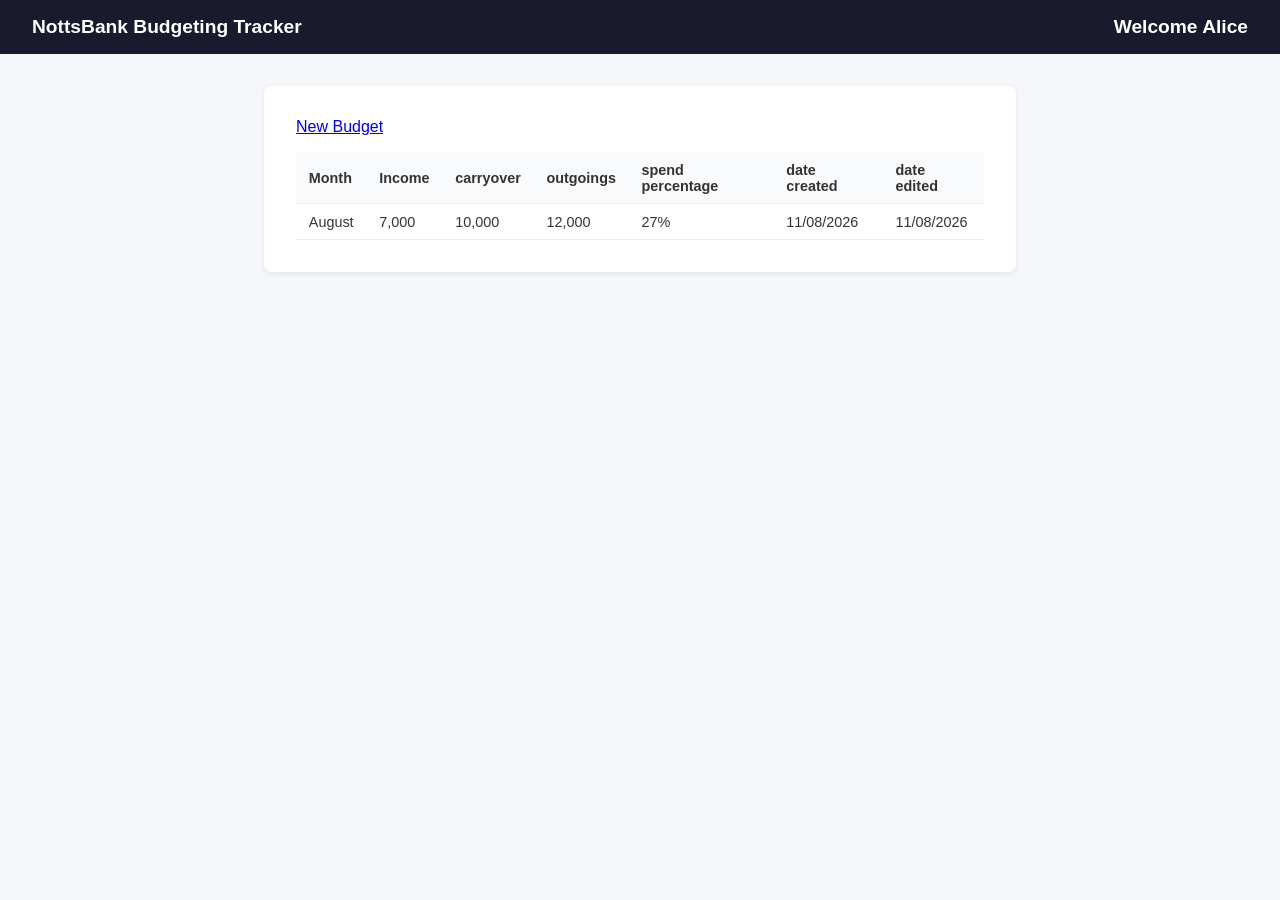
<file: budgeting/frontend/index.html>
<!DOCTYPE html>
<html lang="en">
<head>
  <meta charset="UTF-8">
  <title>NottsBank — Dashboard</title>
  <link rel="stylesheet" href="style.css">
</head>
<body>
  <nav>
    <h1>NottsBank Budgeting Tracker</h1>
    <div class="nav-right">
      <!-- TODO: Show welcome message (id="welcome-msg") and a logout button -->
       <h1>Welcome Alice</h1>
    </div>
  </nav>
  <main>
    <section>
      <!-- TODO: Add a "New Budget" button that links to budget.html -->
       <a href="budget.html" class="button-class">New Budget</a>
      <!-- TODO: Display all budgets in a table with columns for:
           month/year, income, carryover, outgoings, spend percentage, date created, date edited
           Each row should have Edit and Delete buttons
           Hint: use id="budgets-tbody" for the table body so app.js can populate it -->
           <table>
            <thead>
              <tr>
                <th>Month</th>
                <th>Income</th>
                <th>carryover</th>
                <th>outgoings</th>
                <th>spend percentage</th>
                <th>date created</th>
                <th>date edited</th>
              </tr>
              <tbody>
                <tr>
                  <td>August</td>
                  <td>7,000</td>
                  <td>10,000</td>
                  <td>12,000</td>
                  <td>27%</td>
                  <td>11/08/2026</td>
                  <td>11/08/2026</td>
                </tr>
            </tbody>
          </thead>
           </table>
    </section>
  </main>
  <script src="app.js"></script>
</body>
</html>
</file>
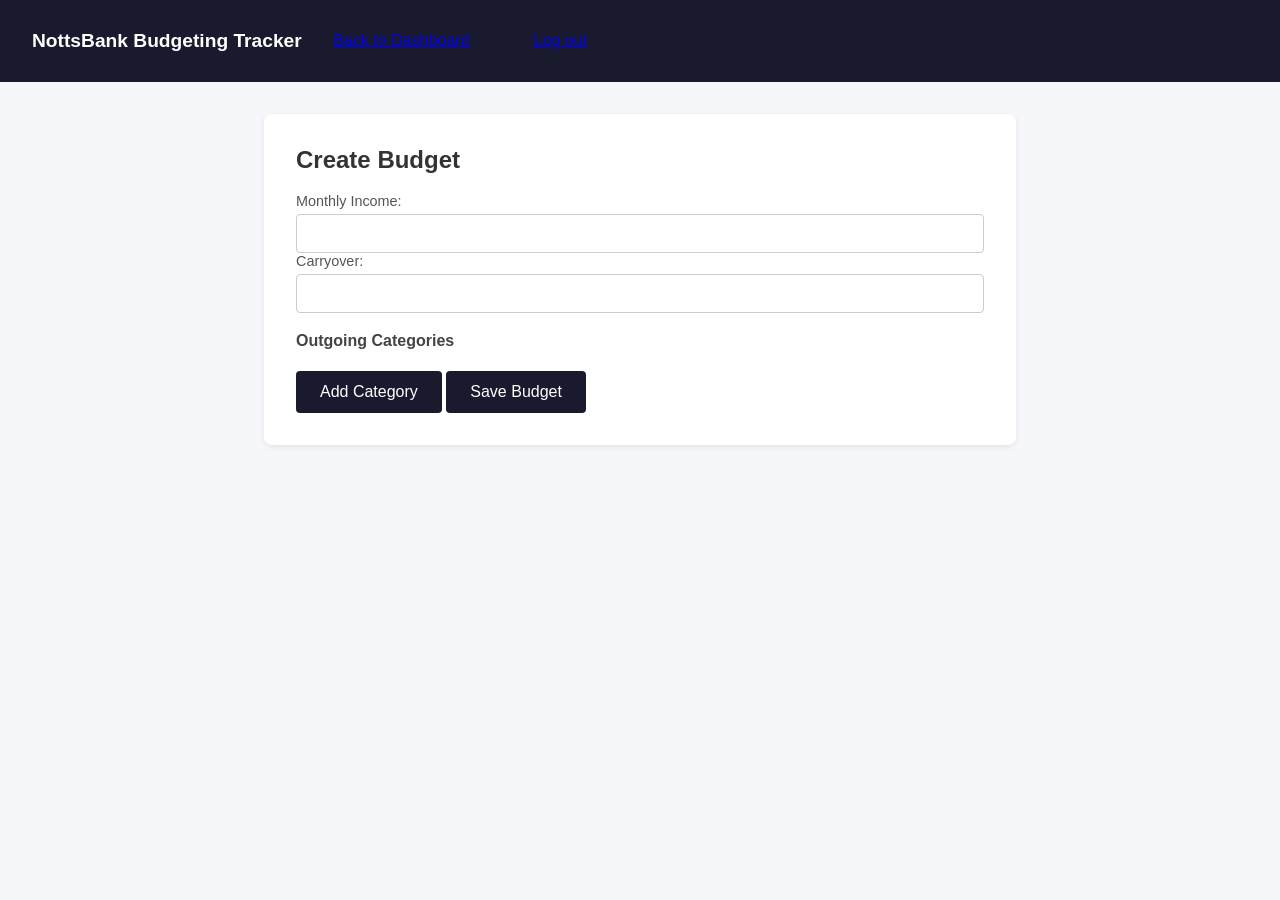
<file: budgeting/frontend/budget.html>
<!DOCTYPE html>
<html lang="en">
<head>
<meta charset="UTF-8">
<title>NottsBank — Budget</title>
<link rel="stylesheet" href="style.css">
</head>

<body>
<nav>
<h1>NottsBank Budgeting Tracker</h1>
<nav>
<a href="index.html">Back to Dashboard</a>
</nav>
<nav>
<a href="login.html">Log out</a>
</nav>
</nav>

<main>

<section id="form-section">
<h2>Create Budget</h2>

<label>Monthly Income:</label>
<input id="monthly-income" type="number" step="0.01">

<label>Carryover:</label>
<input id="carryover" type="number" step="0.01">

<h3>Outgoing Categories</h3>

<div id="categories"></div>

<button type="button" onclick="addCategoryRow()">
Add Category
</button>

<button type="button" onclick="submitBudget()">
Save Budget
</button>
</section>

<section id="results-section" style="display:none;">
<h2>Budget Results</h2>

<div id="summary"></div>

<h3>Category Breakdown</h3>
<div id="breakdown"></div>

<h3>Suggestions</h3>
<ul id="suggestions"></ul>

<button onclick="window.location.href='index.html'">
Back to Dashboard
</button>
</section>

</main>
<script src="budget.js"></script>
</body>
</html>
</file>
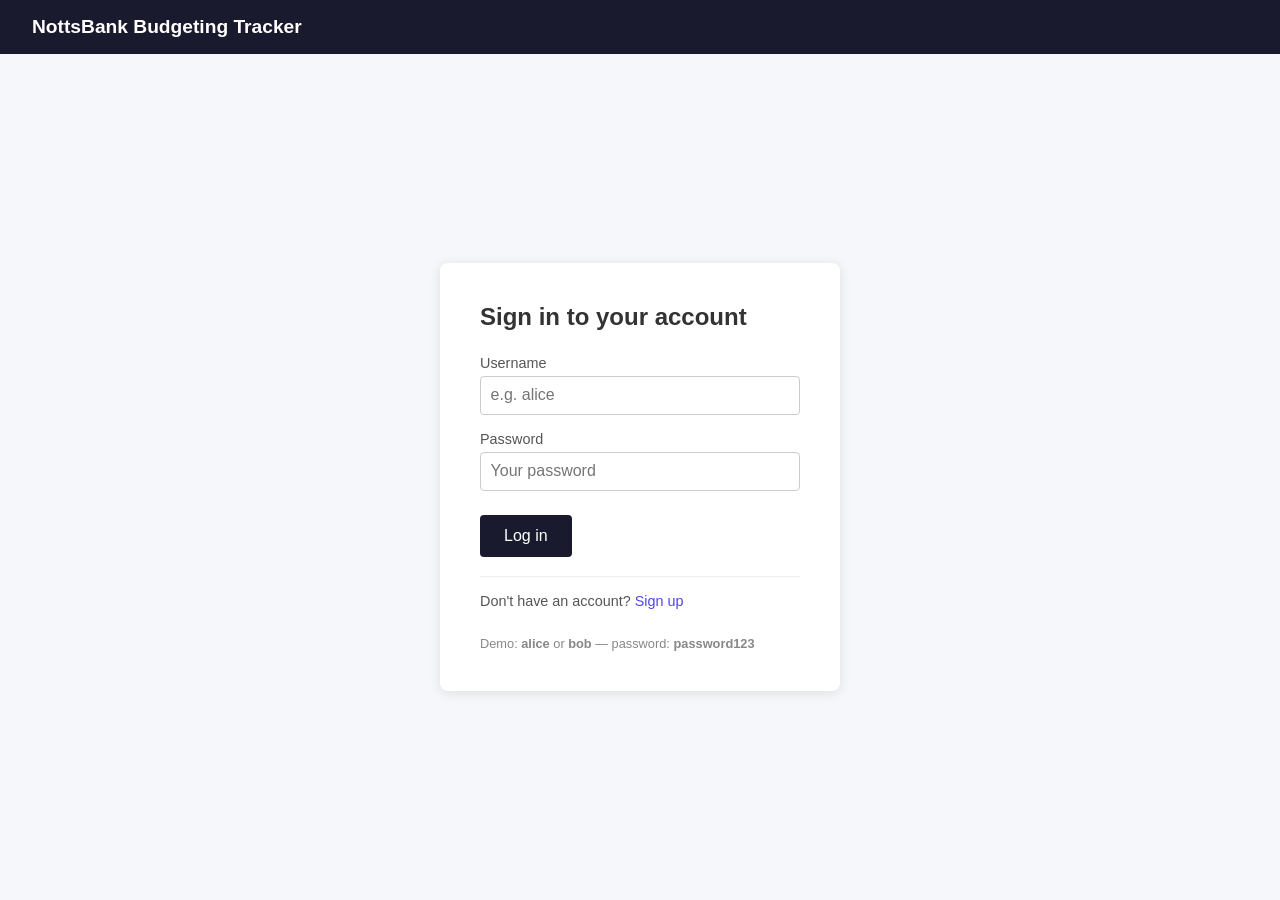
<file: budgeting/frontend/login.html>
<!DOCTYPE html>
<html lang="en">
<head>
  <meta charset="UTF-8">
  <title>NottsBank — Login</title>
  <link rel="stylesheet" href="style.css">
</head>
<body class="login-page">
  <nav><h1>NottsBank Budgeting Tracker</h1></nav>
  <div class="login-wrap">
    <div class="login-card">
      <h2>Sign in to your account</h2>
      <div class="form-group">
        <label>Username</label>
        <input type="text" id="username" placeholder="e.g. alice" autocomplete="username">
      </div>
      <div class="form-group">
        <label>Password</label>
        <input type="password" id="password" placeholder="Your password" autocomplete="current-password">
      </div>
      <button onclick="doLogin()">Log in</button>
      <p class="error-msg" id="login-error"></p>
      <div class="login-link">
        Don't have an account? <a href="signup.html">Sign up</a>
      </div>
      <div class="login-link" style="border-top:none; padding-top:0.5rem; font-size:0.8rem; color:#888;">
        Demo: <strong>alice</strong> or <strong>bob</strong> — password: <strong>password123</strong>
      </div>
    </div>
  </div>
  <script src="login.js"></script>
</body>
</html>
</file>
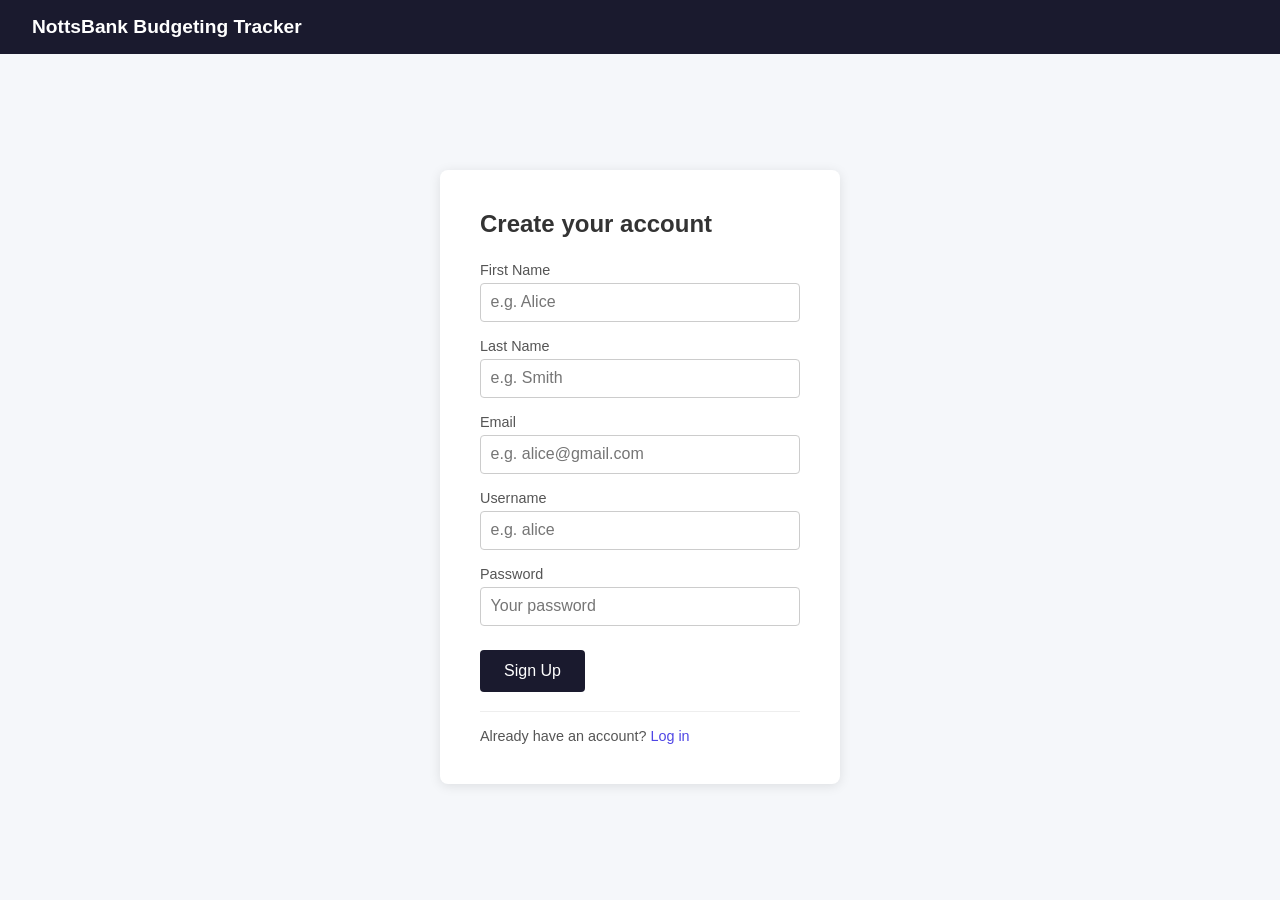
<file: budgeting/frontend/signup.html>
<!DOCTYPE html>
<html lang="en">
<head>
<meta charset="UTF-8">
<title>NottsBank — Sign Up</title>
<link rel="stylesheet" href="style.css">
</head>
<body class="login-page">
<nav><h1>NottsBank Budgeting Tracker</h1></nav>
<div class="login-wrap">
<div class="login-card">
<h2>Create your account</h2>
<!-- TODO: Add inputs for name, email, username and password.
Hint: use login.html as a reference for the markup/classes to reuse. -->
<!-- TODO: Add a "Sign Up" button that calls doSignup() -->
<!-- TODO: Add a link back to login.html for existing users -->
<div class="form-group">
<label>First Name</label>
<input type="text" id="fname" placeholder="e.g. Alice" autocomplete="fname">
</div>
<div class="form-group">
<label>Last Name</label>
<input type="text" id="lname" placeholder="e.g. Smith" autocomplete="lname">
</div>
<div class="form-group">
<label>Email</label>
<input type="text" id="email" placeholder="e.g. alice@gmail.com" autocomplete="email">
</div>
<div class="form-group">
<label>Username</label>
<input type="text" id="username" placeholder="e.g. alice" autocomplete="username">
</div>
<div class="form-group">
<label>Password</label>
<input type="password" id="password" placeholder="Your password" autocomplete="new-password">
</div>
<button onclick="doSignup()">Sign Up</button>
<p class="error-msg" id="login-error"></p>
<div class="login-link">
Already have an account? <a href="login.html">Log in</a>
</div>
</div>
</div>
<script src="signup.js"></script>
</body>
</html>
</file>
<file: budgeting/frontend/style.css>
* { box-sizing: border-box; margin: 0; padding: 0; }
body { font-family: sans-serif; background: #f5f7fa; color: #333; }
nav { background: #1a1a2e; color: white; padding: 1rem 2rem; display: flex; align-items: center; }
nav h1 { font-size: 1.2rem; }
.nav-right { margin-left: auto; display: flex; gap: 0.75rem; align-items: center; }
.logout-btn { background: transparent; border: 1px solid rgba(255,255,255,0.5); color: white; padding: 0.4rem 1rem; border-radius: 4px; cursor: pointer; font-size: 0.9rem; }
.logout-btn:hover { background: rgba(255,255,255,0.1); }
main { max-width: 800px; margin: 2rem auto; padding: 0 1.5rem; }
section { background: white; border-radius: 8px; padding: 2rem; margin-bottom: 2rem; box-shadow: 0 2px 6px rgba(0,0,0,0.08); }
h2 { margin-bottom: 1.2rem; }
h3 { margin: 1.2rem 0 0.8rem; font-size: 1rem; color: #444; }
.form-group { margin-bottom: 1rem; }
label { display: block; font-size: 0.9rem; margin-bottom: 0.3rem; color: #555; }
input, select { width: 100%; padding: 0.6rem; border: 1px solid #ccc; border-radius: 4px; font-size: 1rem; }
button { margin-top: 0.5rem; background: #1a1a2e; color: white; border: none; padding: 0.75rem 1.5rem; border-radius: 4px; font-size: 1rem; cursor: pointer; }
button:hover { background: #2e2e5e; }
.btn-secondary { background: white; color: #1a1a2e; border: 2px solid #1a1a2e; }
.btn-secondary:hover { background: #f1f5f9; }
.btn-danger { background: #dc2626; }
.btn-danger:hover { background: #b91c1c; }
.btn-small { padding: 0.4rem 0.8rem; font-size: 0.85rem; margin-top: 0; }
.error-msg { color: #dc2626; font-size: 0.9rem; margin-top: 0.75rem; display: none; }
.success-msg { color: #16a34a; font-size: 0.9rem; margin-top: 0.75rem; display: none; }
.result-box { margin-top: 1.5rem; padding: 1rem 1.5rem; background: #eef2ff; border-left: 4px solid #4f46e5; border-radius: 4px; line-height: 2; }
table { width: 100%; border-collapse: collapse; margin-top: 1rem; }
th, td { text-align: left; padding: 0.6rem 0.8rem; border-bottom: 1px solid #eee; font-size: 0.9rem; }
th { background: #f8fafc; font-weight: 600; }
.budget-row { cursor: pointer; }
.budget-row:hover { background: #f8fafc; }
.category-row { display: grid; grid-template-columns: 2fr 1fr 1fr auto auto; gap: 0.5rem; align-items: center; margin-bottom: 0.5rem; }
.category-row label { font-size: 0.8rem; }
.suggestions-list { list-style: none; padding: 0; }
.suggestions-list li { padding: 0.5rem 0; border-bottom: 1px solid #eee; font-size: 0.9rem; color: #555; }
.suggestions-list li:last-child { border-bottom: none; }
.tag-estimate { font-size: 0.75rem; background: #fef3c7; color: #92400e; border-radius: 4px; padding: 0.1rem 0.4rem; margin-left: 0.3rem; }
.over { color: #dc2626; font-weight: bold; }
.under { color: #16a34a; font-weight: bold; }
body.login-page { display: flex; flex-direction: column; min-height: 100vh; }
.login-wrap { flex: 1; display: flex; align-items: center; justify-content: center; }
.login-card { background: white; border-radius: 8px; padding: 2.5rem; width: 100%; max-width: 400px; box-shadow: 0 2px 12px rgba(0,0,0,0.1); }
.login-card h2 { margin-bottom: 1.5rem; }
.login-link { margin-top: 1.2rem; font-size: 0.9rem; color: #555; border-top: 1px solid #eee; padding-top: 1rem; }
.login-link a { color: #4f46e5; text-decoration: none; }
.login-link a:hover { text-decoration: underline; }
</file>
